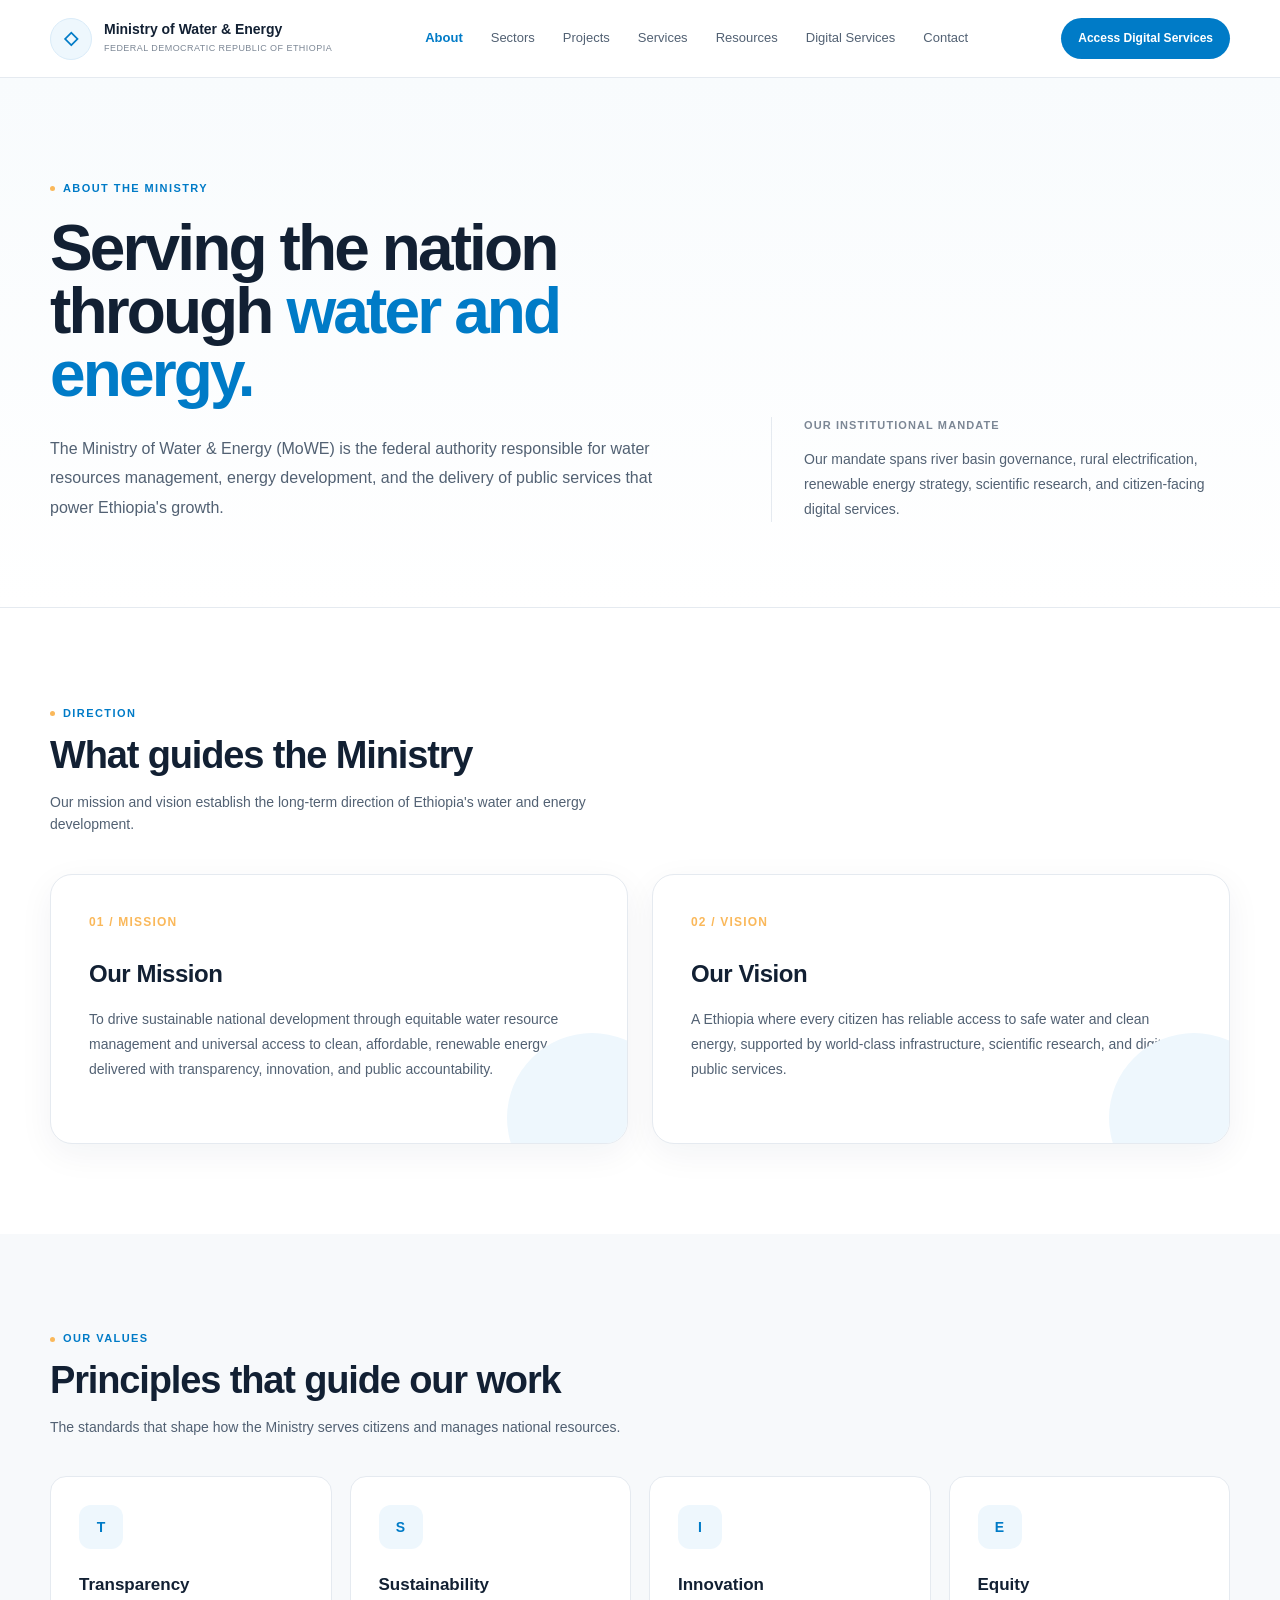
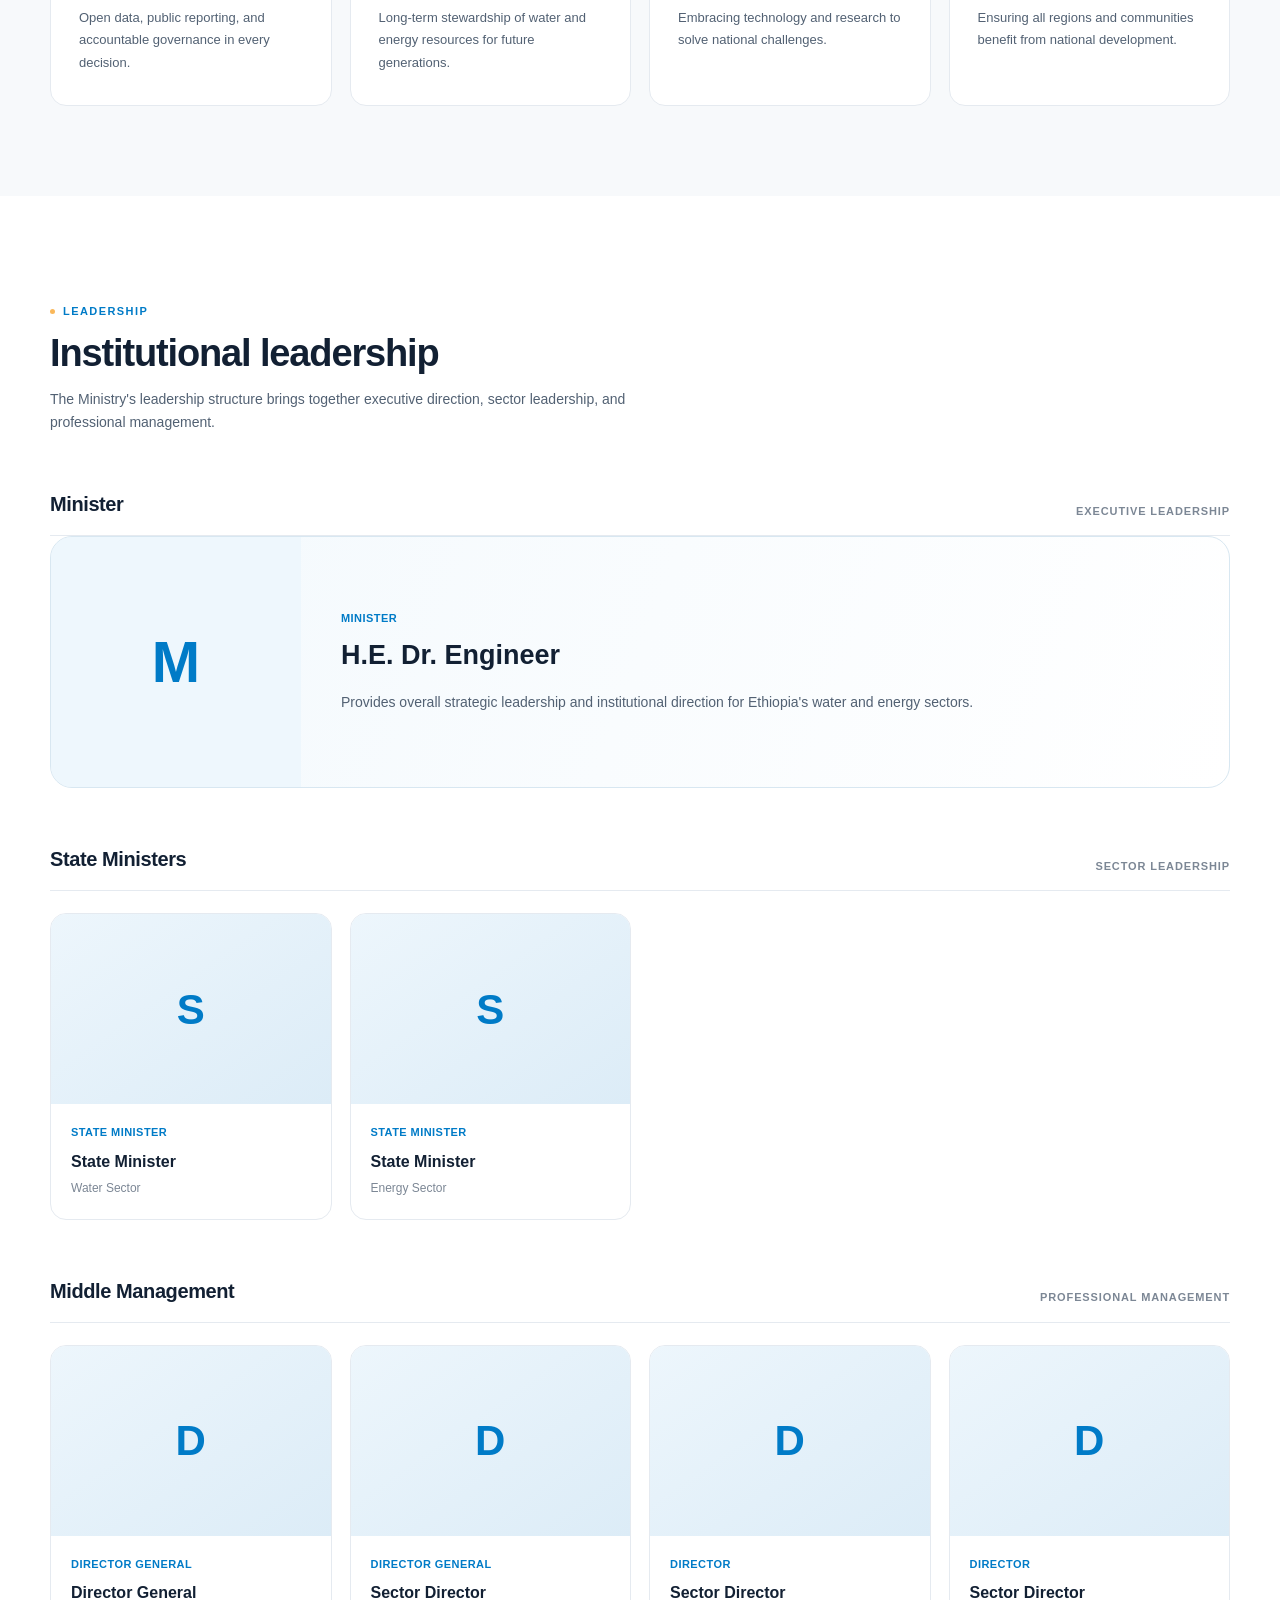
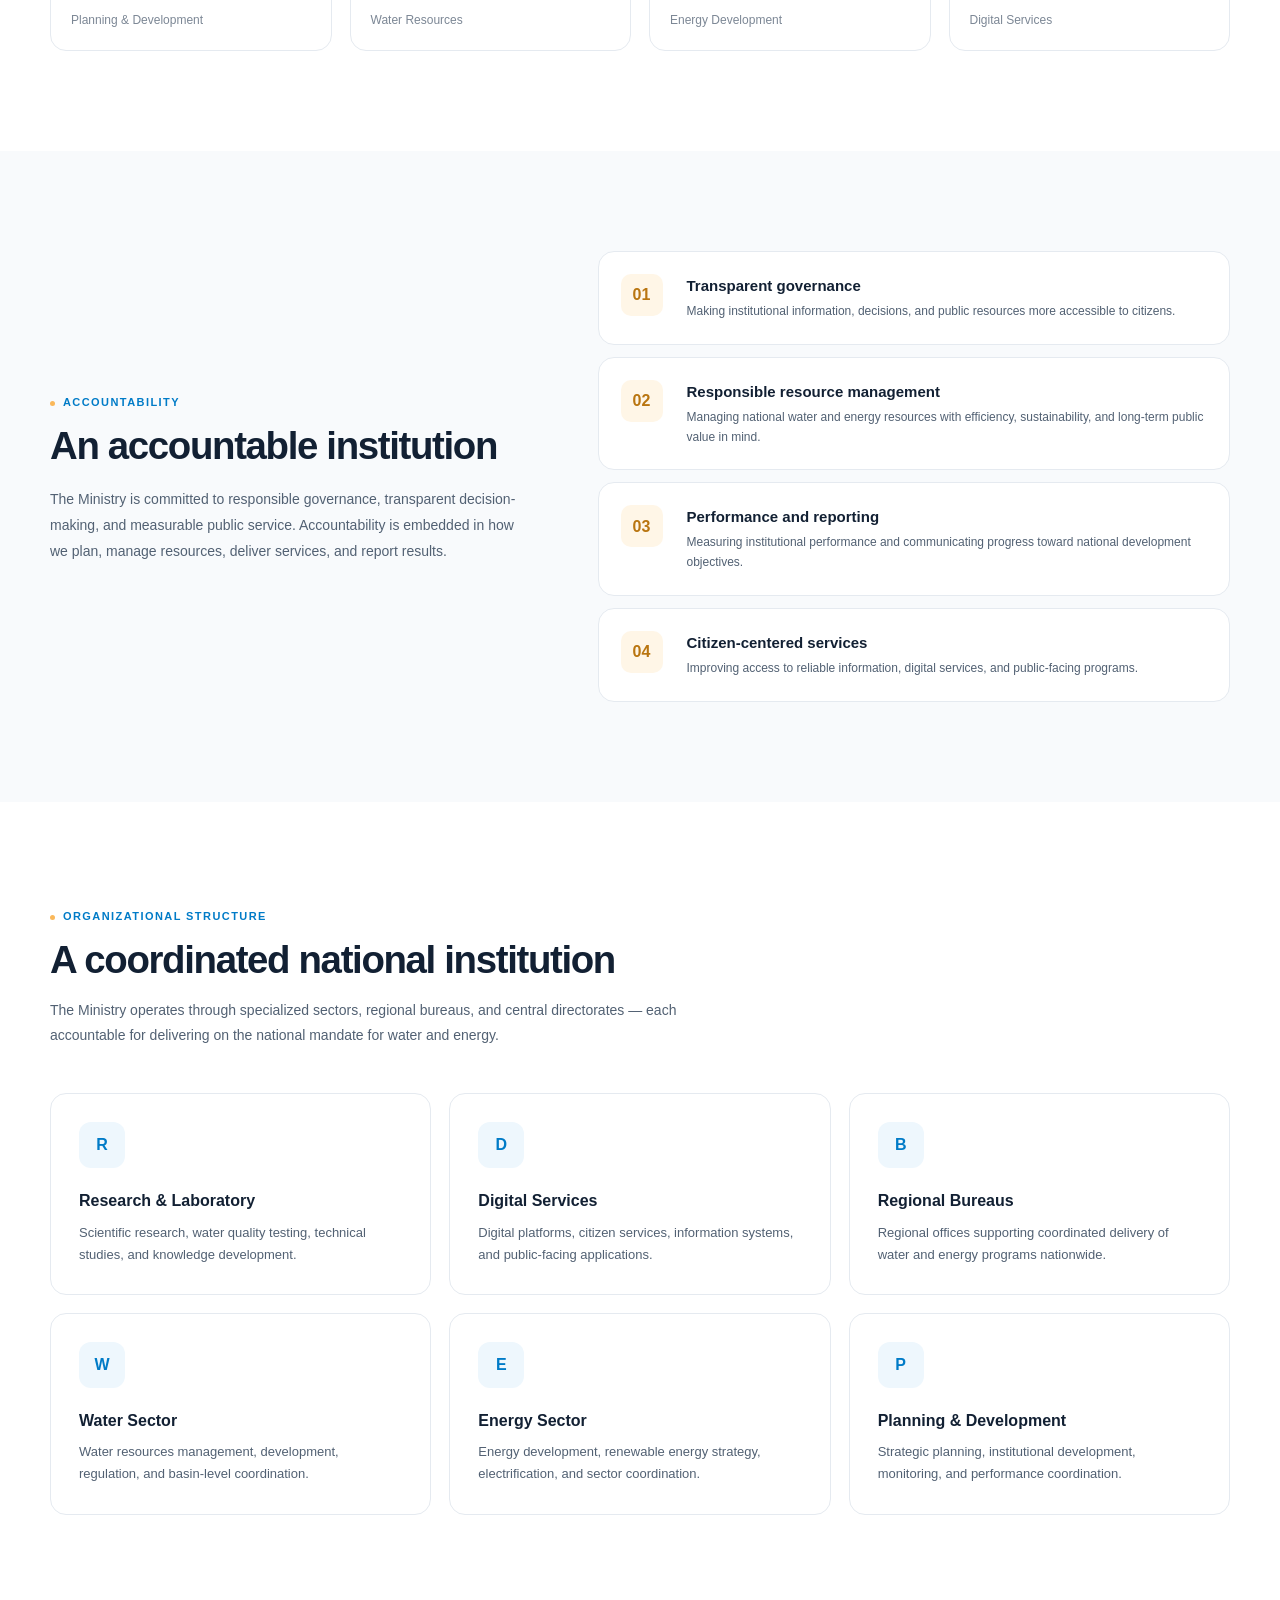
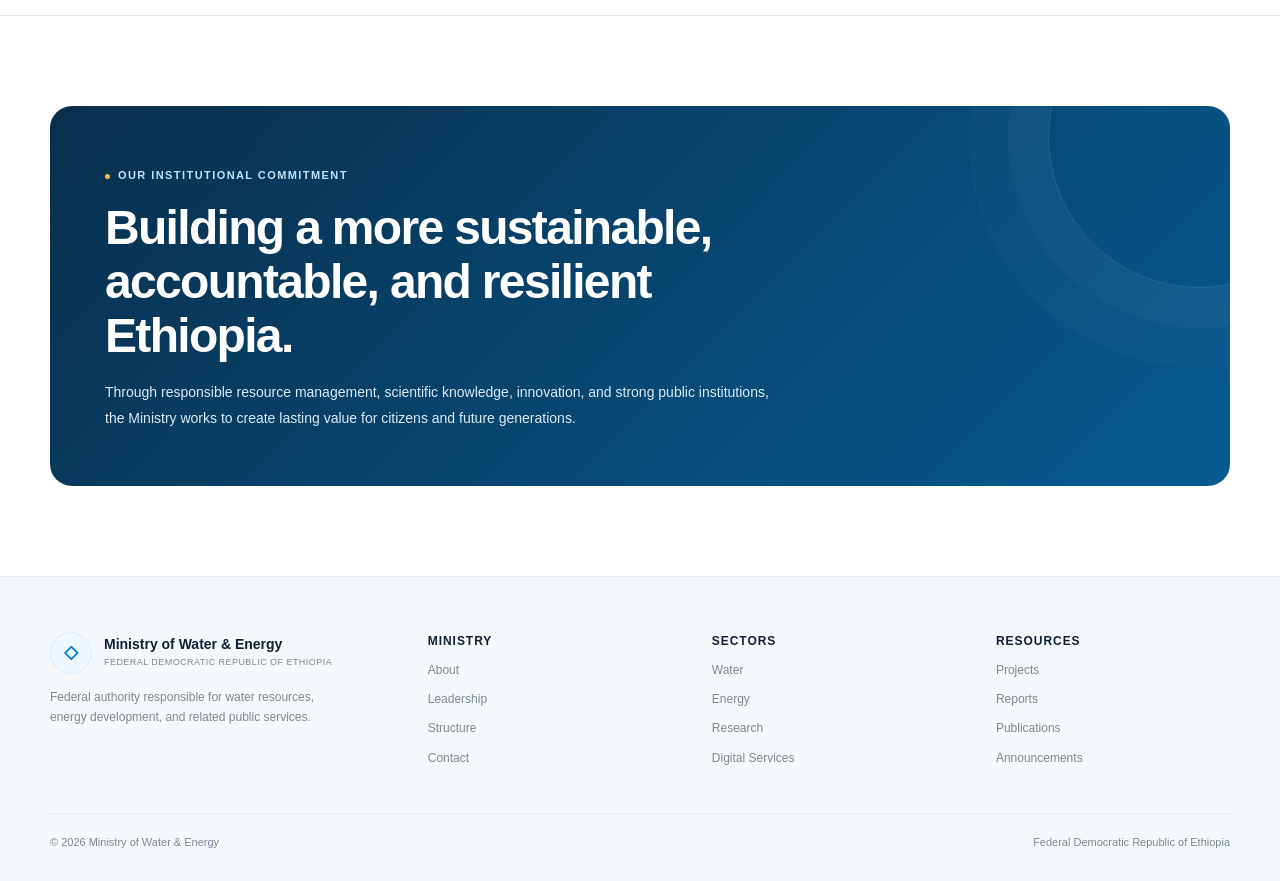
<file: about.html>
<!doctype html>
<html lang="en">
  <head>
    <meta charset="UTF-8" />
    <meta name="viewport" content="width=device-width, initial-scale=1.0" />

    <title>About the Ministry | Ministry of Water & Energy</title>

    <style>
      :root {
        --primary-color: #007bc7;
        --primary-dark: #075b91;
        --primary-light: #eef7fd;

        --gold: #fab85a;
        --gold-light: #fff6e7;

        --text: #122033;
        --text-soft: #526173;
        --text-muted: #7c8795;

        --background: #ffffff;
        --surface: #f7f9fb;
        --border: #e5eaf0;

        --radius-lg: 22px;
        --radius-md: 16px;
        --radius-sm: 10px;

        --container: 1180px;

        --shadow-soft: 0 10px 35px rgba(15, 40, 65, 0.055);

        --shadow-hover: 0 18px 45px rgba(15, 40, 65, 0.1);
      }

      * {
        margin: 0;
        padding: 0;
        box-sizing: border-box;
      }

      html {
        scroll-behavior: smooth;
      }

      body {
        font-family:
          Inter,
          -apple-system,
          BlinkMacSystemFont,
          "Segoe UI",
          sans-serif;

        color: var(--text);
        background: var(--background);
        line-height: 1.6;
      }

      a {
        color: inherit;
        text-decoration: none;
      }

      button {
        font: inherit;
      }

      .container {
        width: min(var(--container), calc(100% - 48px));
        margin-inline: auto;
      }

      /* =========================================================
       HEADER
    ========================================================= */

      .site-header {
        height: 78px;
        border-bottom: 1px solid var(--border);
        background: rgba(255, 255, 255, 0.96);
        display: flex;
        align-items: center;
        position: sticky;
        top: 0;
        z-index: 100;
        backdrop-filter: blur(14px);
      }

      .nav {
        width: min(var(--container), calc(100% - 48px));
        margin-inline: auto;

        display: flex;
        align-items: center;
        justify-content: space-between;
        gap: 30px;
      }

      .brand {
        display: flex;
        align-items: center;
        gap: 12px;
        min-width: max-content;
      }

      .brand-mark {
        width: 42px;
        height: 42px;

        display: grid;
        place-items: center;

        border-radius: 50%;
        background: var(--primary-light);
        color: var(--primary-color);

        font-size: 18px;
        font-weight: 800;

        border: 1px solid #d9ebf8;
      }

      .brand-text strong {
        display: block;
        font-size: 14px;
        line-height: 1.2;
      }

      .brand-text span {
        display: block;
        margin-top: 3px;

        font-size: 9px;
        color: var(--text-muted);
        letter-spacing: 0.05em;
        text-transform: uppercase;
      }

      .nav-links {
        display: flex;
        align-items: center;
        gap: 28px;

        font-size: 13px;
        color: var(--text-soft);
      }

      .nav-links a {
        transition: color 0.2s ease;
      }

      .nav-links a:hover,
      .nav-links a.active {
        color: var(--primary-color);
      }

      .nav-links a.active {
        font-weight: 700;
      }

      .nav-action {
        padding: 11px 17px;

        border-radius: 999px;
        background: var(--primary-color);
        color: white;

        font-size: 12px;
        font-weight: 700;

        transition: 0.25s ease;
      }

      .nav-action:hover {
        background: var(--primary-dark);
        transform: translateY(-1px);
      }

      /* =========================================================
       ABOUT INTRO
       ========================================================= */

      .about-intro {
        padding: 95px 0 85px;
        background: linear-gradient(180deg, #f8fbfd 0%, #ffffff 100%);
      }

      .intro-layout {
        display: grid;
        grid-template-columns: 1.15fr 0.85fr;
        gap: 100px;
        align-items: end;
      }

      .eyebrow {
        display: inline-flex;
        align-items: center;
        gap: 8px;

        color: var(--primary-color);

        font-size: 11px;
        font-weight: 800;

        letter-spacing: 0.13em;
        text-transform: uppercase;
      }

      .eyebrow::before {
        content: "";
        width: 5px;
        height: 5px;

        border-radius: 50%;
        background: var(--gold);
      }

      .intro-title {
        max-width: 760px;

        margin-top: 18px;

        font-size: clamp(42px, 5vw, 68px);
        line-height: 0.99;
        letter-spacing: -0.045em;

        font-weight: 750;
      }

      .intro-title span {
        color: var(--primary-color);
      }

      .intro-description {
        max-width: 690px;

        margin-top: 27px;

        color: var(--text-soft);
        font-size: 16px;
        line-height: 1.85;
      }

      .intro-side {
        padding-left: 32px;
        border-left: 1px solid var(--border);
      }

      .intro-side-label {
        color: var(--text-muted);

        font-size: 11px;
        font-weight: 700;

        letter-spacing: 0.1em;
        text-transform: uppercase;
      }

      .intro-side p {
        margin-top: 12px;

        color: var(--text-soft);
        font-size: 14px;
        line-height: 1.8;
      }

      /* =========================================================
       MISSION / VISION
       ========================================================= */

      .mission-section {
        padding: 90px 0;
        border-top: 1px solid var(--border);
      }

      .section-heading {
        margin-bottom: 38px;
      }

      .section-heading h2 {
        margin-top: 10px;

        font-size: clamp(28px, 3vw, 38px);
        line-height: 1.15;
        letter-spacing: -0.03em;
      }

      .section-heading p {
        max-width: 620px;
        margin-top: 13px;

        color: var(--text-soft);
        font-size: 14px;
      }

      .mission-grid {
        display: grid;
        grid-template-columns: repeat(2, 1fr);
        gap: 24px;
      }

      .mission-card {
        position: relative;

        padding: 38px;

        min-height: 270px;

        border: 1px solid var(--border);
        border-radius: var(--radius-lg);

        background: white;

        box-shadow: var(--shadow-soft);

        overflow: hidden;

        transition:
          transform 0.25s ease,
          box-shadow 0.25s ease;
      }

      .mission-card:hover {
        transform: translateY(-4px);
        box-shadow: var(--shadow-hover);
      }

      .mission-card::after {
        content: "";

        position: absolute;
        right: -50px;
        bottom: -60px;

        width: 170px;
        height: 170px;

        border-radius: 50%;

        background: var(--primary-light);
      }

      .mission-number {
        color: var(--gold);

        font-size: 12px;
        font-weight: 800;

        letter-spacing: 0.1em;
      }

      .mission-card h3 {
        margin-top: 23px;

        font-size: 24px;
        letter-spacing: -0.02em;
      }

      .mission-card p {
        max-width: 560px;

        margin-top: 14px;

        color: var(--text-soft);
        font-size: 14px;
        line-height: 1.8;
      }

      /* =========================================================
       VALUES
       ========================================================= */

      .values-section {
        padding: 90px 0;

        background: var(--surface);
      }

      .values-grid {
        display: grid;
        grid-template-columns: repeat(4, 1fr);
        gap: 18px;
      }

      .value-card {
        padding: 28px;

        min-height: 230px;

        border: 1px solid var(--border);
        border-radius: var(--radius-md);

        background: white;

        transition: 0.25s ease;
      }

      .value-card:hover {
        transform: translateY(-4px);
        box-shadow: var(--shadow-soft);
        border-color: #cbdfea;
      }

      .value-icon {
        width: 44px;
        height: 44px;

        display: grid;
        place-items: center;

        border-radius: 12px;

        background: var(--primary-light);
        color: var(--primary-color);

        font-size: 14px;
        font-weight: 800;
      }

      .value-card h3 {
        margin-top: 22px;

        font-size: 17px;
      }

      .value-card p {
        margin-top: 9px;

        color: var(--text-soft);

        font-size: 13px;
        line-height: 1.7;
      }

      /* =========================================================
       LEADERSHIP
       ========================================================= */

      .leadership-section {
        padding: 100px 0;
      }

      .leadership-category {
        margin-top: 55px;
      }

      .category-header {
        display: flex;
        justify-content: space-between;
        align-items: end;

        padding-bottom: 15px;

        border-bottom: 1px solid var(--border);
      }

      .category-header h3 {
        font-size: 20px;
        letter-spacing: -0.02em;
      }

      .category-header span {
        color: var(--text-muted);

        font-size: 11px;
        font-weight: 700;

        letter-spacing: 0.08em;
        text-transform: uppercase;
      }

      .leaders-grid {
        display: grid;
        grid-template-columns: repeat(4, 1fr);
        gap: 18px;

        margin-top: 22px;
      }

      .leader-card {
        overflow: hidden;

        border: 1px solid var(--border);
        border-radius: var(--radius-md);

        background: white;

        transition: 0.25s ease;
      }

      .leader-card:hover {
        transform: translateY(-4px);
        box-shadow: var(--shadow-soft);
      }

      .leader-photo {
        height: 190px;

        display: grid;
        place-items: center;

        background: linear-gradient(145deg, #edf6fc, #dcecf7);

        color: var(--primary-color);

        font-size: 42px;
        font-weight: 750;
      }

      .leader-info {
        padding: 20px;
      }

      .leader-role {
        color: var(--primary-color);

        font-size: 11px;
        font-weight: 750;

        text-transform: uppercase;
        letter-spacing: 0.04em;
      }

      .leader-name {
        margin-top: 7px;

        font-size: 16px;
        font-weight: 750;
      }

      .leader-department {
        margin-top: 5px;

        color: var(--text-muted);
        font-size: 12px;
      }

      /* Minister card gets special treatment */

      .minister-grid {
        display: grid;
        grid-template-columns: minmax(280px, 1fr);
      }

      .minister-card {
        display: grid;
        grid-template-columns: 250px 1fr;

        overflow: hidden;

        border: 1px solid #d8e7f1;
        border-radius: var(--radius-lg);

        background: linear-gradient(110deg, #f3f9fd, #ffffff);
      }

      .minister-photo {
        min-height: 250px;

        display: grid;
        place-items: center;

        background: var(--primary-light);

        color: var(--primary-color);

        font-size: 58px;
        font-weight: 800;
      }

      .minister-info {
        padding: 40px;
        display: flex;
        flex-direction: column;
        justify-content: center;
      }

      .minister-info .leader-name {
        font-size: 27px;
      }

      .minister-description {
        max-width: 650px;

        margin-top: 12px;

        color: var(--text-soft);

        font-size: 14px;
        line-height: 1.8;
      }

      /* =========================================================
       ACCOUNTABLE INSTITUTION
       ========================================================= */

      .accountability-section {
        padding: 100px 0;

        background: #f8fafc;
      }

      .accountability-layout {
        display: grid;
        grid-template-columns: 0.85fr 1.15fr;
        gap: 80px;
        align-items: center;
      }

      .accountability-title h2 {
        margin-top: 12px;

        font-size: clamp(30px, 3vw, 42px);
        line-height: 1.1;
        letter-spacing: -0.035em;
      }

      .accountability-title p {
        margin-top: 20px;

        color: var(--text-soft);

        font-size: 14px;
        line-height: 1.85;
      }

      .accountability-principles {
        display: grid;
        gap: 12px;
      }

      .accountability-item {
        display: grid;
        grid-template-columns: 48px 1fr;
        gap: 18px;
        align-items: start;

        padding: 22px;

        background: white;

        border: 1px solid var(--border);
        border-radius: var(--radius-md);
      }

      .accountability-icon {
        width: 42px;
        height: 42px;

        display: grid;
        place-items: center;

        border-radius: 10px;

        background: var(--gold-light);
        color: #b97510;

        font-weight: 800;
      }

      .accountability-item h3 {
        font-size: 15px;
      }

      .accountability-item p {
        margin-top: 4px;

        color: var(--text-soft);

        font-size: 12px;
        line-height: 1.65;
      }

      /* =========================================================
       ORGANIZATIONAL STRUCTURE
       ========================================================= */

      .structure-section {
        padding: 100px 0;
      }

      .structure-intro {
        max-width: 700px;
      }

      .structure-intro h2 {
        margin-top: 12px;

        font-size: clamp(30px, 3vw, 42px);
        letter-spacing: -0.035em;
        line-height: 1.1;
      }

      .structure-intro p {
        margin-top: 16px;

        color: var(--text-soft);

        font-size: 14px;
        line-height: 1.8;
      }

      .structure-grid {
        display: grid;
        grid-template-columns: repeat(3, 1fr);
        gap: 18px;

        margin-top: 45px;
      }

      .structure-card {
        padding: 28px;

        border: 1px solid var(--border);
        border-radius: var(--radius-md);

        background: white;

        transition: 0.25s ease;
      }

      .structure-card:hover {
        border-color: #cbdfea;
        box-shadow: var(--shadow-soft);
        transform: translateY(-3px);
      }

      .structure-icon {
        width: 46px;
        height: 46px;

        display: grid;
        place-items: center;

        border-radius: 12px;

        background: var(--primary-light);
        color: var(--primary-color);

        font-weight: 800;
      }

      .structure-card h3 {
        margin-top: 20px;

        font-size: 16px;
      }

      .structure-card p {
        margin-top: 8px;

        color: var(--text-soft);

        font-size: 13px;
        line-height: 1.7;
      }

      /* =========================================================
       INSTITUTIONAL STATEMENT
       ========================================================= */

      .institution-section {
        padding: 90px 0;

        border-top: 1px solid var(--border);
      }

      .institution-box {
        padding: 55px;

        border-radius: var(--radius-lg);

        background: linear-gradient(135deg, #082f4d, #075b91);

        color: white;

        position: relative;
        overflow: hidden;
      }

      .institution-box::after {
        content: "";

        position: absolute;

        width: 300px;
        height: 300px;

        right: -120px;
        top: -120px;

        border-radius: 50%;

        border: 1px solid rgba(255, 255, 255, 0.12);
        box-shadow:
          0 0 0 40px rgba(255, 255, 255, 0.025),
          0 0 0 80px rgba(255, 255, 255, 0.02);
      }

      .institution-box .eyebrow {
        color: #bfe4fb;
      }

      .institution-box h2 {
        max-width: 720px;

        margin-top: 15px;

        font-size: clamp(30px, 4vw, 48px);
        line-height: 1.12;
        letter-spacing: -0.035em;
      }

      .institution-box p {
        max-width: 680px;

        margin-top: 18px;

        color: #dcecf7;

        font-size: 14px;
        line-height: 1.8;
      }

      /* =========================================================
       FOOTER
       ========================================================= */

      footer {
        padding: 55px 0 30px;

        background: #f5f8fa;

        border-top: 1px solid var(--border);
      }

      .footer-top {
        display: grid;
        grid-template-columns: 1.4fr repeat(3, 1fr);
        gap: 50px;
      }

      .footer-brand p {
        max-width: 300px;

        margin-top: 13px;

        color: var(--text-muted);

        font-size: 12px;
        line-height: 1.7;
      }

      .footer-column h4 {
        font-size: 12px;
        text-transform: uppercase;
        letter-spacing: 0.08em;
      }

      .footer-column a {
        display: block;

        margin-top: 10px;

        color: var(--text-muted);

        font-size: 12px;
      }

      .footer-column a:hover {
        color: var(--primary-color);
      }

      .footer-bottom {
        display: flex;
        justify-content: space-between;

        margin-top: 45px;
        padding-top: 20px;

        border-top: 1px solid var(--border);

        color: var(--text-muted);
        font-size: 11px;
      }

      /* =========================================================
       RESPONSIVE
       ========================================================= */

      @media (max-width: 1000px) {
        .nav-links {
          display: none;
        }

        .intro-layout {
          grid-template-columns: 1fr;
          gap: 40px;
        }

        .intro-side {
          padding-left: 0;
          border-left: none;
          padding-top: 25px;
          border-top: 1px solid var(--border);
        }

        .values-grid {
          grid-template-columns: repeat(2, 1fr);
        }

        .leaders-grid {
          grid-template-columns: repeat(2, 1fr);
        }

        .accountability-layout {
          grid-template-columns: 1fr;
          gap: 45px;
        }

        .structure-grid {
          grid-template-columns: 1fr;
        }

        .footer-top {
          grid-template-columns: repeat(2, 1fr);
        }
      }

      @media (max-width: 700px) {
        .container {
          width: min(var(--container), calc(100% - 32px));
        }

        .site-header {
          height: 70px;
        }

        .nav {
          width: calc(100% - 32px);
        }

        .brand-text span {
          display: none;
        }

        .nav-action {
          display: none;
        }

        .about-intro {
          padding: 65px 0;
        }

        .intro-title {
          font-size: 42px;
        }

        .mission-grid,
        .values-grid,
        .leaders-grid {
          grid-template-columns: 1fr;
        }

        .mission-card {
          min-height: auto;
        }

        .minister-card {
          grid-template-columns: 1fr;
        }

        .minister-photo {
          min-height: 220px;
        }

        .minister-info {
          padding: 28px;
        }

        .accountability-section,
        .leadership-section,
        .structure-section {
          padding: 70px 0;
        }

        .institution-box {
          padding: 35px 25px;
        }

        .footer-top {
          grid-template-columns: 1fr;
        }

        .footer-bottom {
          flex-direction: column;
          gap: 8px;
        }
      }
    </style>
  </head>

  <body>
    <!-- =======================================================
       HEADER
  ======================================================== -->

    <header class="site-header">
      <nav class="nav">
        <a href="#" class="brand">
          <div class="brand-mark">◇</div>

          <div class="brand-text">
            <strong>Ministry of Water & Energy</strong>
            <span>Federal Democratic Republic of Ethiopia</span>
          </div>
        </a>

        <div class="nav-links">
          <a href="#" class="active">About</a>
          <a href="#">Sectors</a>
          <a href="#">Projects</a>
          <a href="#">Services</a>
          <a href="#">Resources</a>
          <a href="#">Digital Services</a>
          <a href="#">Contact</a>
        </div>

        <a href="#" class="nav-action"> Access Digital Services </a>
      </nav>
    </header>

    <!-- =======================================================
       ABOUT INTRO
       This is intentionally NOT a homepage hero.
  ======================================================== -->

    <main>
      <section class="about-intro">
        <div class="container">
          <div class="intro-layout">
            <div>
              <div class="eyebrow">About the Ministry</div>

              <h1 class="intro-title">
                Serving the nation through
                <span>water and energy.</span>
              </h1>

              <p class="intro-description">
                The Ministry of Water & Energy (MoWE) is the federal authority
                responsible for water resources management, energy development,
                and the delivery of public services that power Ethiopia's
                growth.
              </p>
            </div>

            <div class="intro-side">
              <div class="intro-side-label">Our institutional mandate</div>

              <p>
                Our mandate spans river basin governance, rural electrification,
                renewable energy strategy, scientific research, and
                citizen-facing digital services.
              </p>
            </div>
          </div>
        </div>
      </section>

      <!-- =====================================================
         MISSION & VISION
    ====================================================== -->

      <section class="mission-section">
        <div class="container">
          <div class="section-heading">
            <div class="eyebrow">Direction</div>

            <h2>What guides the Ministry</h2>

            <p>
              Our mission and vision establish the long-term direction of
              Ethiopia's water and energy development.
            </p>
          </div>

          <div class="mission-grid">
            <article class="mission-card">
              <div class="mission-number">01 / MISSION</div>

              <h3>Our Mission</h3>

              <p>
                To drive sustainable national development through equitable
                water resource management and universal access to clean,
                affordable, renewable energy — delivered with transparency,
                innovation, and public accountability.
              </p>
            </article>

            <article class="mission-card">
              <div class="mission-number">02 / VISION</div>

              <h3>Our Vision</h3>

              <p>
                A Ethiopia where every citizen has reliable access to safe water
                and clean energy, supported by world-class infrastructure,
                scientific research, and digital public services.
              </p>
            </article>
          </div>
        </div>
      </section>

      <!-- =====================================================
         VALUES
    ====================================================== -->

      <section class="values-section">
        <div class="container">
          <div class="section-heading">
            <div class="eyebrow">Our Values</div>

            <h2>Principles that guide our work</h2>

            <p>
              The standards that shape how the Ministry serves citizens and
              manages national resources.
            </p>
          </div>

          <div class="values-grid">
            <article class="value-card">
              <div class="value-icon">T</div>

              <h3>Transparency</h3>

              <p>
                Open data, public reporting, and accountable governance in every
                decision.
              </p>
            </article>

            <article class="value-card">
              <div class="value-icon">S</div>

              <h3>Sustainability</h3>

              <p>
                Long-term stewardship of water and energy resources for future
                generations.
              </p>
            </article>

            <article class="value-card">
              <div class="value-icon">I</div>

              <h3>Innovation</h3>

              <p>
                Embracing technology and research to solve national challenges.
              </p>
            </article>

            <article class="value-card">
              <div class="value-icon">E</div>

              <h3>Equity</h3>

              <p>
                Ensuring all regions and communities benefit from national
                development.
              </p>
            </article>
          </div>
        </div>
      </section>

      <!-- =====================================================
         LEADERSHIP
         Classified into 3 levels
    ====================================================== -->

      <section class="leadership-section">
        <div class="container">
          <div class="section-heading">
            <div class="eyebrow">Leadership</div>

            <h2>Institutional leadership</h2>

            <p>
              The Ministry's leadership structure brings together executive
              direction, sector leadership, and professional management.
            </p>
          </div>

          <!-- ================= MINISTER ================= -->

          <div class="leadership-category">
            <div class="category-header">
              <h3>Minister</h3>

              <span> Executive leadership </span>
            </div>

            <div class="minister-grid">
              <article class="minister-card">
                <div class="minister-photo">M</div>

                <div class="minister-info">
                  <div class="leader-role">Minister</div>

                  <div class="leader-name">H.E. Dr. Engineer</div>

                  <p class="minister-description">
                    Provides overall strategic leadership and institutional
                    direction for Ethiopia's water and energy sectors.
                  </p>
                </div>
              </article>
            </div>
          </div>

          <!-- ================= STATE MINISTERS ================= -->

          <div class="leadership-category">
            <div class="category-header">
              <h3>State Ministers</h3>

              <span> Sector leadership </span>
            </div>

            <div class="leaders-grid">
              <article class="leader-card">
                <div class="leader-photo">S</div>

                <div class="leader-info">
                  <div class="leader-role">State Minister</div>

                  <div class="leader-name">State Minister</div>

                  <div class="leader-department">Water Sector</div>
                </div>
              </article>

              <article class="leader-card">
                <div class="leader-photo">S</div>

                <div class="leader-info">
                  <div class="leader-role">State Minister</div>

                  <div class="leader-name">State Minister</div>

                  <div class="leader-department">Energy Sector</div>
                </div>
              </article>
            </div>
          </div>

          <!-- ================= MIDDLE MANAGEMENT ================= -->

          <div class="leadership-category">
            <div class="category-header">
              <h3>Middle Management</h3>

              <span> Professional management </span>
            </div>

            <div class="leaders-grid">
              <article class="leader-card">
                <div class="leader-photo">D</div>

                <div class="leader-info">
                  <div class="leader-role">Director General</div>

                  <div class="leader-name">Director General</div>

                  <div class="leader-department">Planning & Development</div>
                </div>
              </article>

              <article class="leader-card">
                <div class="leader-photo">D</div>

                <div class="leader-info">
                  <div class="leader-role">Director General</div>

                  <div class="leader-name">Sector Director</div>

                  <div class="leader-department">Water Resources</div>
                </div>
              </article>

              <article class="leader-card">
                <div class="leader-photo">D</div>

                <div class="leader-info">
                  <div class="leader-role">Director</div>

                  <div class="leader-name">Sector Director</div>

                  <div class="leader-department">Energy Development</div>
                </div>
              </article>

              <article class="leader-card">
                <div class="leader-photo">D</div>

                <div class="leader-info">
                  <div class="leader-role">Director</div>

                  <div class="leader-name">Sector Director</div>

                  <div class="leader-department">Digital Services</div>
                </div>
              </article>
            </div>
          </div>
        </div>
      </section>

      <!-- =====================================================
         ACCOUNTABLE INSTITUTION
    ====================================================== -->

      <section class="accountability-section">
        <div class="container">
          <div class="accountability-layout">
            <div class="accountability-title">
              <div class="eyebrow">Accountability</div>

              <h2>An accountable institution</h2>

              <p>
                The Ministry is committed to responsible governance, transparent
                decision-making, and measurable public service. Accountability
                is embedded in how we plan, manage resources, deliver services,
                and report results.
              </p>
            </div>

            <div class="accountability-principles">
              <article class="accountability-item">
                <div class="accountability-icon">01</div>

                <div>
                  <h3>Transparent governance</h3>

                  <p>
                    Making institutional information, decisions, and public
                    resources more accessible to citizens.
                  </p>
                </div>
              </article>

              <article class="accountability-item">
                <div class="accountability-icon">02</div>

                <div>
                  <h3>Responsible resource management</h3>

                  <p>
                    Managing national water and energy resources with
                    efficiency, sustainability, and long-term public value in
                    mind.
                  </p>
                </div>
              </article>

              <article class="accountability-item">
                <div class="accountability-icon">03</div>

                <div>
                  <h3>Performance and reporting</h3>

                  <p>
                    Measuring institutional performance and communicating
                    progress toward national development objectives.
                  </p>
                </div>
              </article>

              <article class="accountability-item">
                <div class="accountability-icon">04</div>

                <div>
                  <h3>Citizen-centered services</h3>

                  <p>
                    Improving access to reliable information, digital services,
                    and public-facing programs.
                  </p>
                </div>
              </article>
            </div>
          </div>
        </div>
      </section>

      <!-- =====================================================
         ORGANIZATIONAL STRUCTURE
    ====================================================== -->

      <section class="structure-section">
        <div class="container">
          <div class="structure-intro">
            <div class="eyebrow">Organizational Structure</div>

            <h2>A coordinated national institution</h2>

            <p>
              The Ministry operates through specialized sectors, regional
              bureaus, and central directorates — each accountable for
              delivering on the national mandate for water and energy.
            </p>
          </div>

          <div class="structure-grid">
            <article class="structure-card">
              <div class="structure-icon">R</div>

              <h3>Research & Laboratory</h3>

              <p>
                Scientific research, water quality testing, technical studies,
                and knowledge development.
              </p>
            </article>

            <article class="structure-card">
              <div class="structure-icon">D</div>

              <h3>Digital Services</h3>

              <p>
                Digital platforms, citizen services, information systems, and
                public-facing applications.
              </p>
            </article>

            <article class="structure-card">
              <div class="structure-icon">B</div>

              <h3>Regional Bureaus</h3>

              <p>
                Regional offices supporting coordinated delivery of water and
                energy programs nationwide.
              </p>
            </article>

            <article class="structure-card">
              <div class="structure-icon">W</div>

              <h3>Water Sector</h3>

              <p>
                Water resources management, development, regulation, and
                basin-level coordination.
              </p>
            </article>

            <article class="structure-card">
              <div class="structure-icon">E</div>

              <h3>Energy Sector</h3>

              <p>
                Energy development, renewable energy strategy, electrification,
                and sector coordination.
              </p>
            </article>

            <article class="structure-card">
              <div class="structure-icon">P</div>

              <h3>Planning & Development</h3>

              <p>
                Strategic planning, institutional development, monitoring, and
                performance coordination.
              </p>
            </article>
          </div>
        </div>
      </section>

      <!-- =====================================================
         INSTITUTIONAL STATEMENT
    ====================================================== -->

      <section class="institution-section">
        <div class="container">
          <div class="institution-box">
            <div class="eyebrow">Our Institutional Commitment</div>

            <h2>
              Building a more sustainable, accountable, and resilient Ethiopia.
            </h2>

            <p>
              Through responsible resource management, scientific knowledge,
              innovation, and strong public institutions, the Ministry works to
              create lasting value for citizens and future generations.
            </p>
          </div>
        </div>
      </section>
    </main>

    <!-- =======================================================
       FOOTER
  ======================================================== -->

    <footer>
      <div class="container">
        <div class="footer-top">
          <div class="footer-brand">
            <a href="#" class="brand">
              <div class="brand-mark">◇</div>

              <div class="brand-text">
                <strong>Ministry of Water & Energy</strong>
                <span>Federal Democratic Republic of Ethiopia</span>
              </div>
            </a>

            <p>
              Federal authority responsible for water resources, energy
              development, and related public services.
            </p>
          </div>

          <div class="footer-column">
            <h4>Ministry</h4>

            <a href="#">About</a>
            <a href="#">Leadership</a>
            <a href="#">Structure</a>
            <a href="#">Contact</a>
          </div>

          <div class="footer-column">
            <h4>Sectors</h4>

            <a href="#">Water</a>
            <a href="#">Energy</a>
            <a href="#">Research</a>
            <a href="#">Digital Services</a>
          </div>

          <div class="footer-column">
            <h4>Resources</h4>

            <a href="#">Projects</a>
            <a href="#">Reports</a>
            <a href="#">Publications</a>
            <a href="#">Announcements</a>
          </div>
        </div>

        <div class="footer-bottom">
          <span> © 2026 Ministry of Water & Energy </span>

          <span> Federal Democratic Republic of Ethiopia </span>
        </div>
      </div>
    </footer>
  </body>
</html>
</file>
